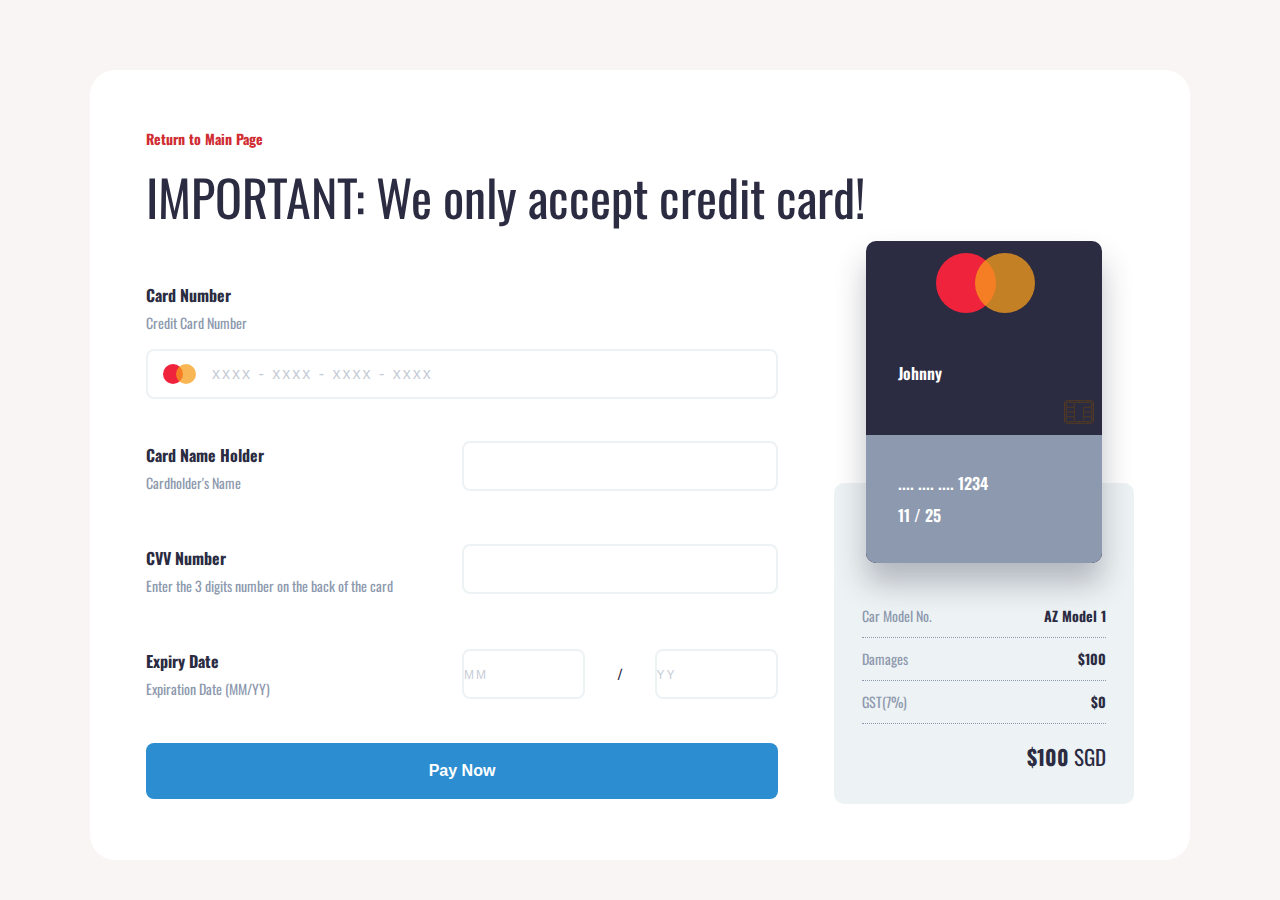
<file: Creditcard - Damages.html>
<html lang = "en">
    <head>
        <meta charset = "UTF-8">
        <meta http-equiv= "X-UA-Compatible" content = "IE=edge">
        <meta name = "viewport" content = "width=device-width, initial-scale = 1.0">
        <title> AZoom Car Rental Credit Card Website</title>

        <!--Link to CSS-->
        <link rel = "stylesheet" href = "style3.css">

    </head>

    <body>
        <div id="page" class="site">
            <div class="container">
                <div class="outer">
                    <div class ="return">
                        <a href="index.html"><strong>Return to Main Page</strong></a>
                    </div>
                    <div class = "header">    
                          <p>IMPORTANT: We only accept credit card!</p>
                    </div>
                <section class = "payment">
                    <div class="left">
                        <form action="" method = "post">
                            <div class="card-number"></div>
                                <p>Card Number</p>
                                <span>Credit Card Number</span>
                                <div class="card-number-box">
                                    <input type = "text" id = "credit-card" autocomplete="off" placeholder = "xxxx - xxxx - xxxx - xxxx">
                                    <span class = "cc-logo"></span>
                                </div>
                            <div class="card-holder">
                                <div class="text">
                                    <p>Card Name Holder</p>
                                    <span>Cardholder's Name</span> 
                                </div>
                                <div class="input">
                                    <input type="text" id = "card-name" autocomplete = "off" required>
                                </div>
                            </div> 
                            <div class="card-cvv">
                                <div class="text">
                                    <p>CVV Number</p>
                                    <span>Enter the 3 digits number on the back of the card</span>
                                </div>
                                <div class="input">
                                 <input type="number" data-maxlength="4" required oninput="this.value=this.value.slice(0,this,dataset,maxlength)">
                                </div>
                            </div>
                            <div class="card-expiration">
                            <div class="text">
                                <p>Expiry Date</p>
                                <span>Expiration Date (MM/YY)</span>
                            </div>                           
                            <div class="input">
                                <input type="number" id="exp-month" placeholder="MM" data-maxlength="2" required oninput="this.value=this.value.slice(0,this,dataset,maxlength)">
                                <strong>
                                    /
                                </strong>
                                <input type="number" id="exp-year" placeholder="YY" data-maxlength="2" required oninput="this.value=this.value.slice(0,this,dataset,maxlength)">
                            </div>
                            </div>
                            <button>Pay Now</button>
                        </form>
                    </div>
                    
                    <div class="right">
                        <div class="card-virtual">
                            <p class="cc-logo"></p>
                            <p class="name-holder"> Johnny</p>
                            <p class="chip">
                                <svg version="1.1" id="Capa_1" xmlns="http://www.w3.org/2000/svg" xmlns:xlink="http://www.w3.org/1999/xlink" x="0px" y="0px"
	 viewBox="0 0 511 511" style="enable-background:new 0 0 511 511;" xml:space="preserve">
<path d="M455.5,56h-400C24.897,56,0,80.897,0,111.5v288C0,430.103,24.897,455,55.5,455h400c30.603,0,55.5-24.897,55.5-55.5v-288
	C511,80.897,486.103,56,455.5,56z M464,248H343v-56.5c0-4.687,3.813-8.5,8.5-8.5H464V248z M343,263h121v65H343V263z M479,223h17v65
	h-17V223z M479,208v-65h17v65H479z M464,168H351.5c-12.958,0-23.5,10.542-23.5,23.5V408H183V103h272.5c4.687,0,8.5,3.813,8.5,8.5
	V168z M168,248H47v-65h121V248z M32,288H15v-65h17V288z M47,263h121v65H47V263z M263,88V71h137v17H263z M248,88H111V71h137V88z
	 M168,103v65H47v-56.5c0-4.687,3.813-8.5,8.5-8.5H168z M32,208H15v-65h17V208z M15,303h17v65H15V303z M47,343h121v65H55.5
	c-4.687,0-8.5-3.813-8.5-8.5V343z M248,423v17H111v-17H248z M263,423h137v17H263V423z M343,408v-65h121v56.5
	c0,4.687-3.813,8.5-8.5,8.5H343z M479,303h17v65h-17V303z M496,111.5V128h-17v-16.5c0-12.958-10.542-23.5-23.5-23.5H415V71h40.5
	C477.832,71,496,89.168,496,111.5z M55.5,71H96v17H55.5C42.542,88,32,98.542,32,111.5V128H15v-16.5C15,89.168,33.168,71,55.5,71z
	 M15,399.5V383h17v16.5c0,12.958,10.542,23.5,23.5,23.5H96v17H55.5C33.168,440,15,421.832,15,399.5z M455.5,440H415v-17h40.5
	c12.958,0,23.5-10.542,23.5-23.5V383h17v16.5C496,421.832,477.832,440,455.5,440z"/>
                            </p>
                            <p class="highlight">
                                <span class = "last-digit" id="card-number">.... .... .... 1234 </span>
                                <span class = "expiry">
                                    <span class = "exp-month">11</span> / 
                                    <span class = "exp-year">25</span>
                                </span>
                            </p>
                        </div>
                        <div class="receipt">
                            <ul>
                                <li>
                                    <span>Car Model No.</span>
                                    <span>AZ Model 1</span>
                                </li>
                                <li>
                                    <span>Damages</span>
                                    <span>$100</span>
                                </li>
                                <li>
                                    <span> GST(7%)</span>
                                    <span>$0</span>
                                </li>
                            </ul>
                            <div class="total">
                                <p class = "price"><strong>$100</strong> SGD</p>
                            </div>
                        </div>
                    </div>
                </section>
            </div>
        </div>
        <script src = "main.js"></script>
    </body>
</html>
</file>
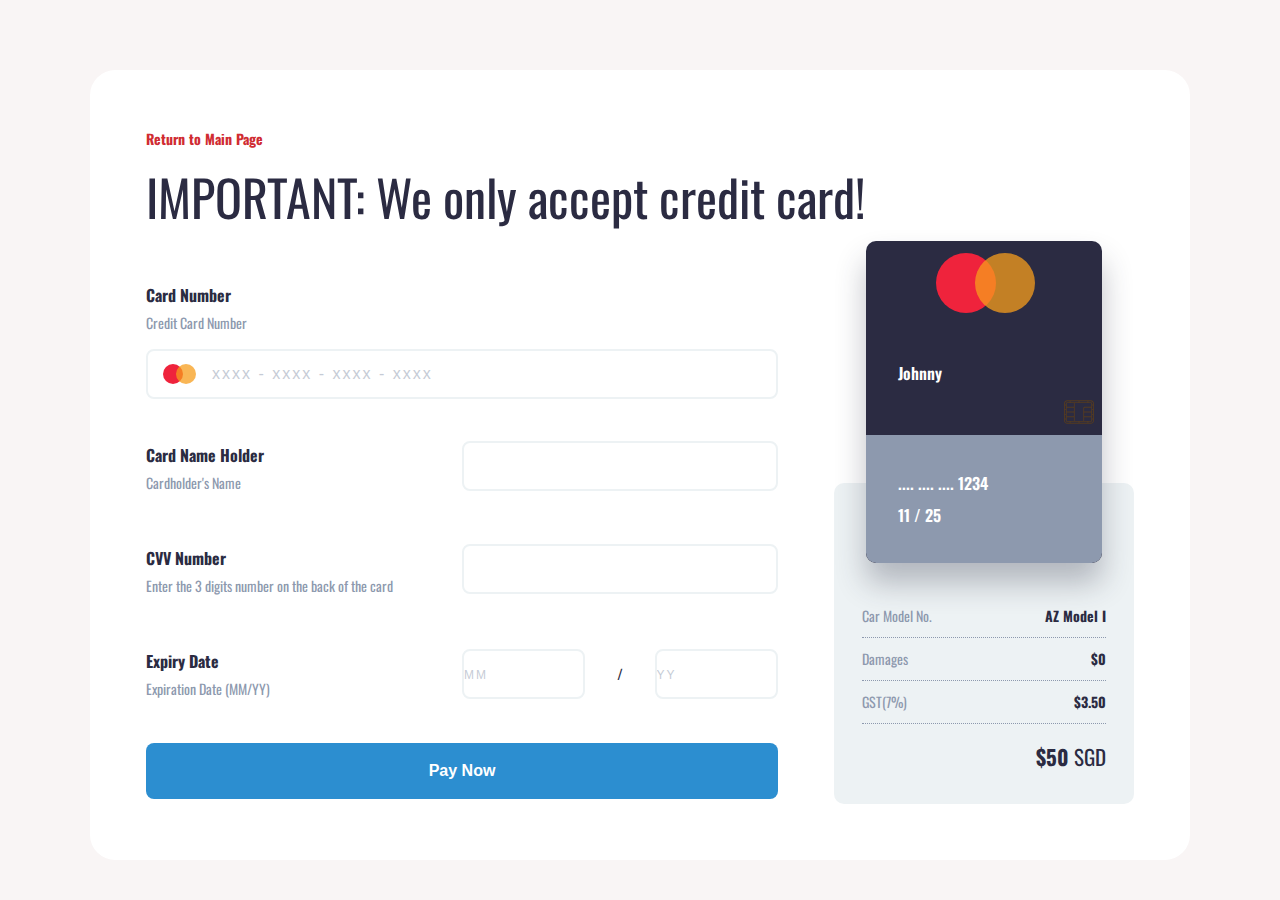
<file: Creditcard - Model1.html>
<html lang = "en">
    <head>
        <meta charset = "UTF-8">
        <meta http-equiv= "X-UA-Compatible" content = "IE=edge">
        <meta name = "viewport" content = "width=device-width, initial-scale = 1.0">
        <title> AZoom Car Rental Credit Card Website</title>

        <!--Link to CSS-->
        <link rel = "stylesheet" href = "style3.css">

    </head>

    <body>
        <div id="page" class="site">
            <div class="container">
                <div class="outer">
                    <div class ="return">
                        <a href="index.html"><strong>Return to Main Page</strong></a>
                    </div>
                    <div class = "header">    
                          <p>IMPORTANT: We only accept credit card!</p>
                    </div>
                <section class = "payment">
                    <div class="left">
                        <form action="" method = "post">
                            <div class="card-number"></div>
                                <p>Card Number</p>
                                <span>Credit Card Number</span>
                                <div class="card-number-box">
                                    <input type = "text" id = "credit-card" autocomplete="off" placeholder = "xxxx - xxxx - xxxx - xxxx">
                                    <span class = "cc-logo"></span>
                                </div>
                            <div class="card-holder">
                                <div class="text">
                                    <p>Card Name Holder</p>
                                    <span>Cardholder's Name</span> 
                                </div>
                                <div class="input">
                                    <input type="text" id = "card-name" autocomplete = "off" required>
                                </div>
                            </div> 
                            <div class="card-cvv">
                                <div class="text">
                                    <p>CVV Number</p>
                                    <span>Enter the 3 digits number on the back of the card</span>
                                </div>
                                <div class="input">
                                 <input type="number" data-maxlength="4" required oninput="this.value=this.value.slice(0,this,dataset,maxlength)">
                                </div>
                            </div>
                            <div class="card-expiration">
                            <div class="text">
                                <p>Expiry Date</p>
                                <span>Expiration Date (MM/YY)</span>
                            </div>                           
                            <div class="input">
                                <input type="number" id="exp-month" placeholder="MM" data-maxlength="2" required oninput="this.value=this.value.slice(0,this,dataset,maxlength)">
                                <strong>
                                    /
                                </strong>
                                <input type="number" id="exp-year" placeholder="YY" data-maxlength="2" required oninput="this.value=this.value.slice(0,this,dataset,maxlength)">
                            </div>
                            </div>
                            <button>Pay Now</button>
                        </form>
                    </div>
                    
                    <div class="right">
                        <div class="card-virtual">
                            <p class="cc-logo"></p>
                            <p class="name-holder"> Johnny</p>
                            <p class="chip">
                                <svg version="1.1" id="Capa_1" xmlns="http://www.w3.org/2000/svg" xmlns:xlink="http://www.w3.org/1999/xlink" x="0px" y="0px"
                                viewBox="0 0 511 511" style="enable-background:new 0 0 511 511;" xml:space="preserve">
                                <path d="M455.5,56h-400C24.897,56,0,80.897,0,111.5v288C0,430.103,24.897,455,55.5,455h400c30.603,0,55.5-24.897,55.5-55.5v-288
                               C511,80.897,486.103,56,455.5,56z M464,248H343v-56.5c0-4.687,3.813-8.5,8.5-8.5H464V248z M343,263h121v65H343V263z M479,223h17v65
                               h-17V223z M479,208v-65h17v65H479z M464,168H351.5c-12.958,0-23.5,10.542-23.5,23.5V408H183V103h272.5c4.687,0,8.5,3.813,8.5,8.5
                               V168z M168,248H47v-65h121V248z M32,288H15v-65h17V288z M47,263h121v65H47V263z M263,88V71h137v17H263z M248,88H111V71h137V88z
                                M168,103v65H47v-56.5c0-4.687,3.813-8.5,8.5-8.5H168z M32,208H15v-65h17V208z M15,303h17v65H15V303z M47,343h121v65H55.5
                               c-4.687,0-8.5-3.813-8.5-8.5V343z M248,423v17H111v-17H248z M263,423h137v17H263V423z M343,408v-65h121v56.5
                               c0,4.687-3.813,8.5-8.5,8.5H343z M479,303h17v65h-17V303z M496,111.5V128h-17v-16.5c0-12.958-10.542-23.5-23.5-23.5H415V71h40.5
                               C477.832,71,496,89.168,496,111.5z M55.5,71H96v17H55.5C42.542,88,32,98.542,32,111.5V128H15v-16.5C15,89.168,33.168,71,55.5,71z
                                M15,399.5V383h17v16.5c0,12.958,10.542,23.5,23.5,23.5H96v17H55.5C33.168,440,15,421.832,15,399.5z M455.5,440H415v-17h40.5
                               c12.958,0,23.5-10.542,23.5-23.5V383h17v16.5C496,421.832,477.832,440,455.5,440z"/>
                            </p>
                            <p class="highlight">
                                <span class = "last-digit" id="card-number">.... .... .... 1234 </span>
                                <span class = "expiry">
                                    <span class = "exp-month">11</span> / 
                                    <span class = "exp-year">25</span>
                                </span>
                            </p>
                        </div>
                        <div class="receipt">
                            <ul>
                                <li>
                                    <span>Car Model No.</span>
                                    <span>AZ Model I</span>
                                </li>
                                <li>
                                    <span>Damages</span>
                                    <span>$0</span>
                                </li>
                                <li>
                                    <span> GST(7%)</span>
                                    <span>$3.50</span>
                                </li>
                            </ul>
                            <div class="total">
                                <p class = "price"><strong>$50</strong> SGD</p>
                            </div>
                        </div>
                    </div>
                </section>
            </div>
        </div>
        </div>
        <script src = "main.js"></script>
    </body>
</html>
</file>
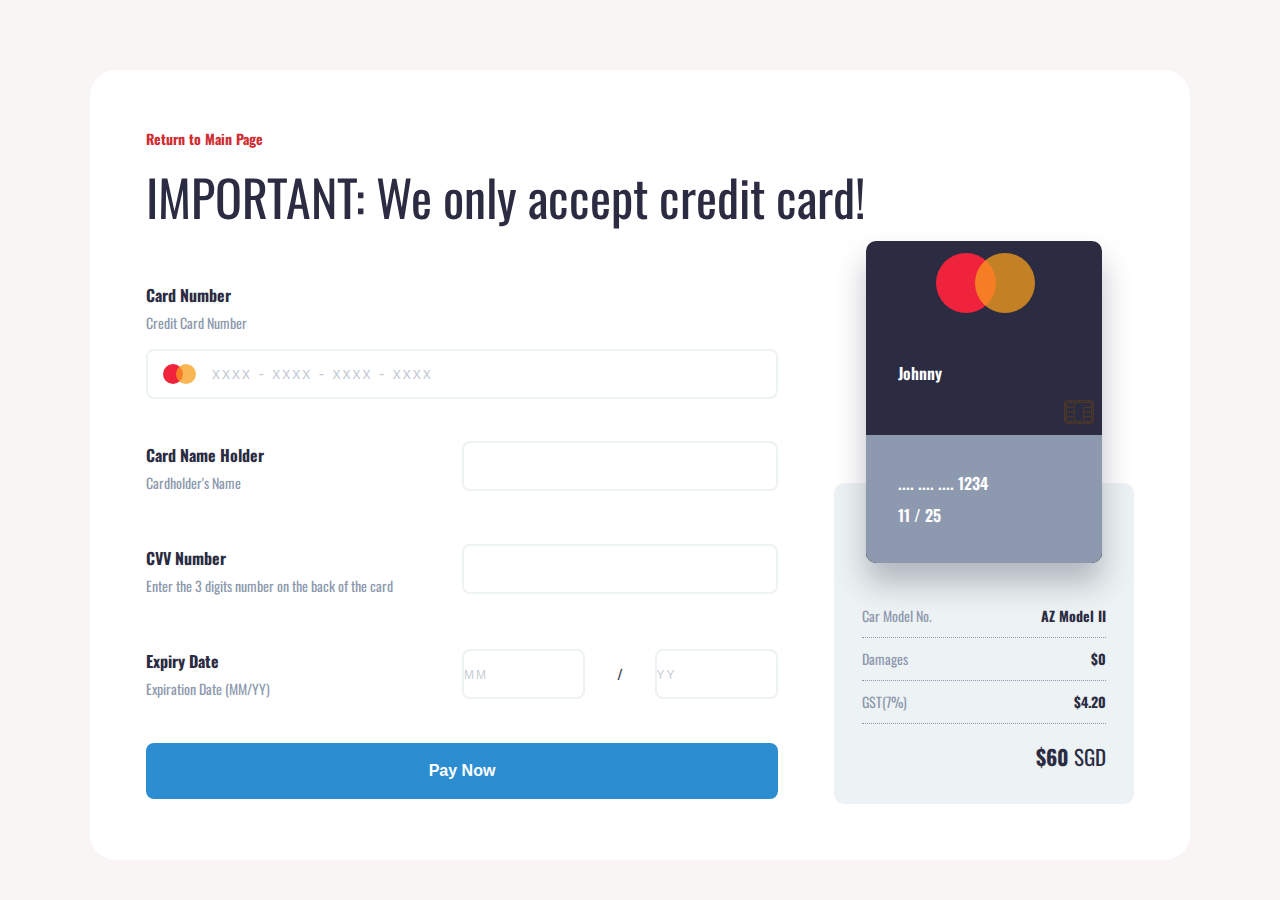
<file: Creditcard - Model2.html>
<html lang = "en">
    <head>
        <meta charset = "UTF-8">
        <meta http-equiv= "X-UA-Compatible" content = "IE=edge">
        <meta name = "viewport" content = "width=device-width, initial-scale = 1.0">
        <title> AZoom Car Rental Credit Card Website</title>

        <!--Link to CSS-->
        <link rel = "stylesheet" href = "style3.css">

    </head>

    <body>
        <div id="page" class="site">
            <div class="container">
                <div class="outer">
                    <div class ="return">
                        <a href="index.html"><strong>Return to Main Page</strong></a>
                    </div>
                    <div class = "header">    
                          <p>IMPORTANT: We only accept credit card!</p>
                    </div>
                <section class = "payment">
                    <div class="left">
                        <form action="" method = "post">
                            <div class="card-number"></div>
                                <p>Card Number</p>
                                <span>Credit Card Number</span>
                                <div class="card-number-box">
                                    <input type = "text" id = "credit-card" autocomplete="off" placeholder = "xxxx - xxxx - xxxx - xxxx">
                                    <span class = "cc-logo"></span>
                                </div>
                            <div class="card-holder">
                                <div class="text">
                                    <p>Card Name Holder</p>
                                    <span>Cardholder's Name</span> 
                                </div>
                                <div class="input">
                                    <input type="text" id = "card-name" autocomplete = "off" required>
                                </div>
                            </div> 
                            <div class="card-cvv">
                                <div class="text">
                                    <p>CVV Number</p>
                                    <span>Enter the 3 digits number on the back of the card</span>
                                </div>
                                <div class="input">
                                 <input type="number" data-maxlength="4" required oninput="this.value=this.value.slice(0,this,dataset,maxlength)">
                                </div>
                            </div>
                            <div class="card-expiration">
                            <div class="text">
                                <p>Expiry Date</p>
                                <span>Expiration Date (MM/YY)</span>
                            </div>                           
                            <div class="input">
                                <input type="number" id="exp-month" placeholder="MM" data-maxlength="2" required oninput="this.value=this.value.slice(0,this,dataset,maxlength)">
                                <strong>
                                    /
                                </strong>
                                <input type="number" id="exp-year" placeholder="YY" data-maxlength="2" required oninput="this.value=this.value.slice(0,this,dataset,maxlength)">
                            </div>
                            </div>
                            <button>Pay Now</button>
                        </form>
                    </div>
                    
                    <div class="right">
                        <div class="card-virtual">
                            <p class="cc-logo"></p>
                            <p class="name-holder"> Johnny</p>
                            <p class="chip">
                                <svg version="1.1" id="Capa_1" xmlns="http://www.w3.org/2000/svg" xmlns:xlink="http://www.w3.org/1999/xlink" x="0px" y="0px"
                                viewBox="0 0 511 511" style="enable-background:new 0 0 511 511;" xml:space="preserve">
                                <path d="M455.5,56h-400C24.897,56,0,80.897,0,111.5v288C0,430.103,24.897,455,55.5,455h400c30.603,0,55.5-24.897,55.5-55.5v-288
                               C511,80.897,486.103,56,455.5,56z M464,248H343v-56.5c0-4.687,3.813-8.5,8.5-8.5H464V248z M343,263h121v65H343V263z M479,223h17v65
                               h-17V223z M479,208v-65h17v65H479z M464,168H351.5c-12.958,0-23.5,10.542-23.5,23.5V408H183V103h272.5c4.687,0,8.5,3.813,8.5,8.5
                               V168z M168,248H47v-65h121V248z M32,288H15v-65h17V288z M47,263h121v65H47V263z M263,88V71h137v17H263z M248,88H111V71h137V88z
                                M168,103v65H47v-56.5c0-4.687,3.813-8.5,8.5-8.5H168z M32,208H15v-65h17V208z M15,303h17v65H15V303z M47,343h121v65H55.5
                               c-4.687,0-8.5-3.813-8.5-8.5V343z M248,423v17H111v-17H248z M263,423h137v17H263V423z M343,408v-65h121v56.5
                               c0,4.687-3.813,8.5-8.5,8.5H343z M479,303h17v65h-17V303z M496,111.5V128h-17v-16.5c0-12.958-10.542-23.5-23.5-23.5H415V71h40.5
                               C477.832,71,496,89.168,496,111.5z M55.5,71H96v17H55.5C42.542,88,32,98.542,32,111.5V128H15v-16.5C15,89.168,33.168,71,55.5,71z
                                M15,399.5V383h17v16.5c0,12.958,10.542,23.5,23.5,23.5H96v17H55.5C33.168,440,15,421.832,15,399.5z M455.5,440H415v-17h40.5
                               c12.958,0,23.5-10.542,23.5-23.5V383h17v16.5C496,421.832,477.832,440,455.5,440z"/>
                            </p>
                            
                            <p class="highlight">
                                <span class = "last-digit" id="card-number">.... .... .... 1234 </span>
                                <span class = "expiry">
                                    <span class = "exp-month">11</span> / 
                                    <span class = "exp-year">25</span>
                                </span>
                            </p>
                        </div>
                        <div class="receipt">
                            <ul>
                                <li>
                                    <span>Car Model No.</span>
                                    <span>AZ Model II</span>
                                </li>
                                <li>
                                    <span>Damages</span>
                                    <span>$0</span>
                                </li>
                                <li>
                                    <span> GST(7%)</span>
                                    <span>$4.20</span>
                                </li>
                            </ul>
                            <div class="total">
                                <p class = "price"><strong>$60</strong> SGD</p>
                            </div>
                        </div>
                    </div>
                </section>
            </div>
        </div>
        </div>
        <script src = "main.js"></script>
    </body>
</html>
</file>
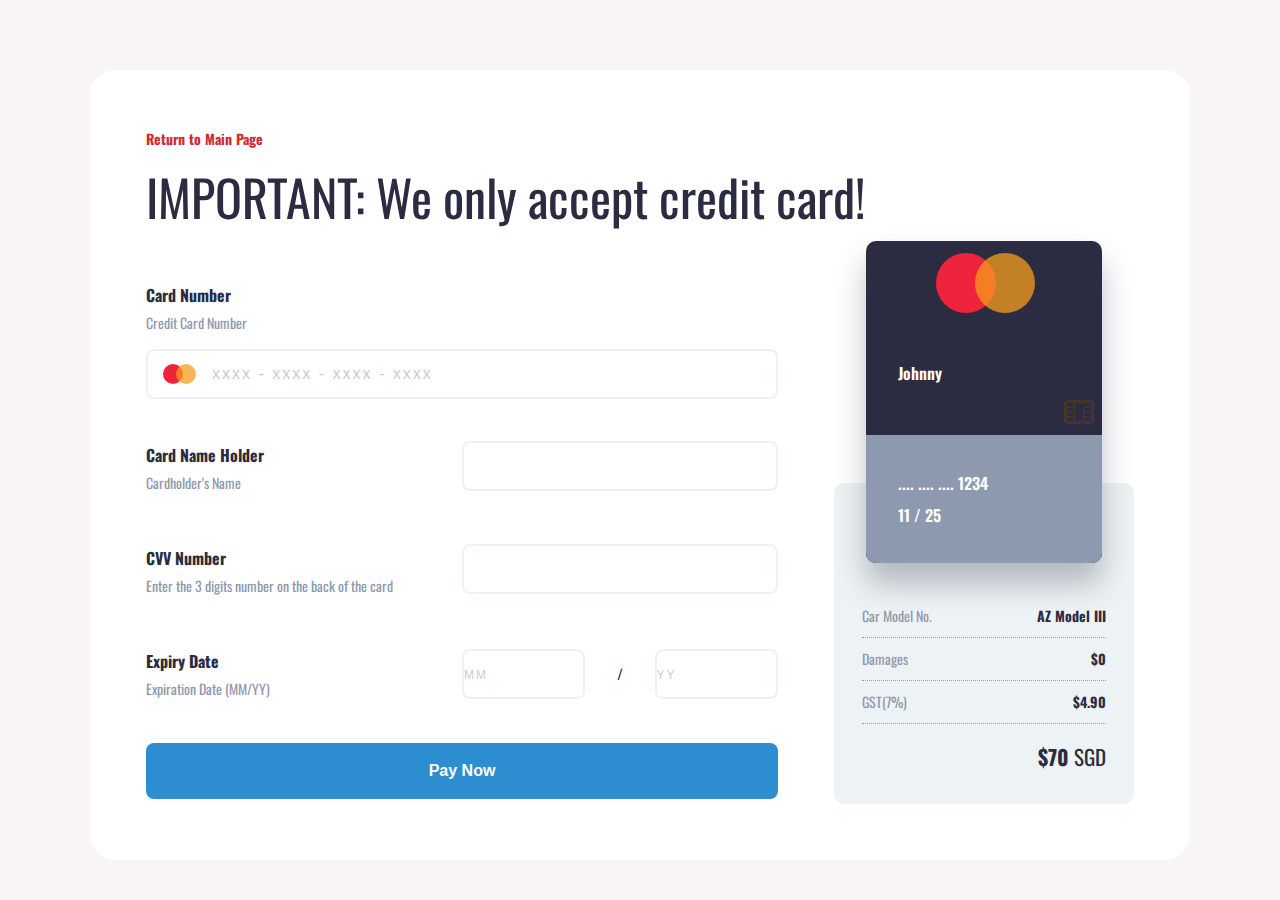
<file: Creditcard - Model3.html>
<html lang = "en">
    <head>
        <meta charset = "UTF-8">
        <meta http-equiv= "X-UA-Compatible" content = "IE=edge">
        <meta name = "viewport" content = "width=device-width, initial-scale = 1.0">
        <title> AZoom Car Rental Credit Card Website</title>

        <!--Link to CSS-->
        <link rel = "stylesheet" href = "style3.css">

    </head>

    <body>
        <div id="page" class="site">
            <div class="container">
                <div class="outer">
                    <div class ="return">
                        <a href="index.html"><strong>Return to Main Page</strong></a>
                    </div>
                    <div class = "header">    
                          <p>IMPORTANT: We only accept credit card!</p>
                    </div>
                <section class = "payment">
                    <div class="left">
                        <form action="" method = "post">
                            <div class="card-number"></div>
                                <p>Card Number</p>
                                <span>Credit Card Number</span>
                                <div class="card-number-box">
                                    <input type = "text" id = "credit-card" autocomplete="off" placeholder = "xxxx - xxxx - xxxx - xxxx">
                                    <span class = "cc-logo"></span>
                                </div>
                            <div class="card-holder">
                                <div class="text">
                                    <p>Card Name Holder</p>
                                    <span>Cardholder's Name</span> 
                                </div>
                                <div class="input">
                                    <input type="text" id = "card-name" autocomplete = "off" required>
                                </div>
                            </div> 
                            <div class="card-cvv">
                                <div class="text">
                                    <p>CVV Number</p>
                                    <span>Enter the 3 digits number on the back of the card</span>
                                </div>
                                <div class="input">
                                 <input type="number" data-maxlength="4" required oninput="this.value=this.value.slice(0,this,dataset,maxlength)">
                                </div>
                            </div>
                            <div class="card-expiration">
                            <div class="text">
                                <p>Expiry Date</p>
                                <span>Expiration Date (MM/YY)</span>
                            </div>                           
                            <div class="input">
                                <input type="number" id="exp-month" placeholder="MM" data-maxlength="2" required oninput="this.value=this.value.slice(0,this,dataset,maxlength)">
                                <strong>
                                    /
                                </strong>
                                <input type="number" id="exp-year" placeholder="YY" data-maxlength="2" required oninput="this.value=this.value.slice(0,this,dataset,maxlength)">
                            </div>
                            </div>
                            <button>Pay Now</button>
                        </form>
                    </div>
                    
                    <div class="right">
                        <div class="card-virtual">
                            <p class="cc-logo"></p>
                            <p class="name-holder"> Johnny</p>
                            <p class="chip">
                                <svg version="1.1" id="Capa_1" xmlns="http://www.w3.org/2000/svg" xmlns:xlink="http://www.w3.org/1999/xlink" x="0px" y="0px"
                                viewBox="0 0 511 511" style="enable-background:new 0 0 511 511;" xml:space="preserve">
                                <path d="M455.5,56h-400C24.897,56,0,80.897,0,111.5v288C0,430.103,24.897,455,55.5,455h400c30.603,0,55.5-24.897,55.5-55.5v-288
                               C511,80.897,486.103,56,455.5,56z M464,248H343v-56.5c0-4.687,3.813-8.5,8.5-8.5H464V248z M343,263h121v65H343V263z M479,223h17v65
                               h-17V223z M479,208v-65h17v65H479z M464,168H351.5c-12.958,0-23.5,10.542-23.5,23.5V408H183V103h272.5c4.687,0,8.5,3.813,8.5,8.5
                               V168z M168,248H47v-65h121V248z M32,288H15v-65h17V288z M47,263h121v65H47V263z M263,88V71h137v17H263z M248,88H111V71h137V88z
                                M168,103v65H47v-56.5c0-4.687,3.813-8.5,8.5-8.5H168z M32,208H15v-65h17V208z M15,303h17v65H15V303z M47,343h121v65H55.5
                               c-4.687,0-8.5-3.813-8.5-8.5V343z M248,423v17H111v-17H248z M263,423h137v17H263V423z M343,408v-65h121v56.5
                               c0,4.687-3.813,8.5-8.5,8.5H343z M479,303h17v65h-17V303z M496,111.5V128h-17v-16.5c0-12.958-10.542-23.5-23.5-23.5H415V71h40.5
                               C477.832,71,496,89.168,496,111.5z M55.5,71H96v17H55.5C42.542,88,32,98.542,32,111.5V128H15v-16.5C15,89.168,33.168,71,55.5,71z
                                M15,399.5V383h17v16.5c0,12.958,10.542,23.5,23.5,23.5H96v17H55.5C33.168,440,15,421.832,15,399.5z M455.5,440H415v-17h40.5
                               c12.958,0,23.5-10.542,23.5-23.5V383h17v16.5C496,421.832,477.832,440,455.5,440z"/>
                            </p>
                            <p class="highlight">
                                <span class = "last-digit" id="card-number">.... .... .... 1234 </span>
                                <span class = "expiry">
                                    <span class = "exp-month">11</span> / 
                                    <span class = "exp-year">25</span>
                                </span>
                            </p>
                        </div>
                        <div class="receipt">
                            <ul>
                                <li>
                                    <span>Car Model No.</span>
                                    <span>AZ Model III</span>
                                </li>
                                <li>
                                    <span>Damages</span>
                                    <span>$0</span>
                                </li>
                                <li>
                                    <span> GST(7%)</span>
                                    <span>$4.90</span>
                                </li>
                            </ul>
                            <div class="total">
                                <p class = "price"><strong>$70</strong> SGD</p>
                            </div>
                        </div>
                    </div>
                </section>
            </div>
        </div>
        </div>
        <script src = "main.js"></script>
    </body>
</html>
</file>
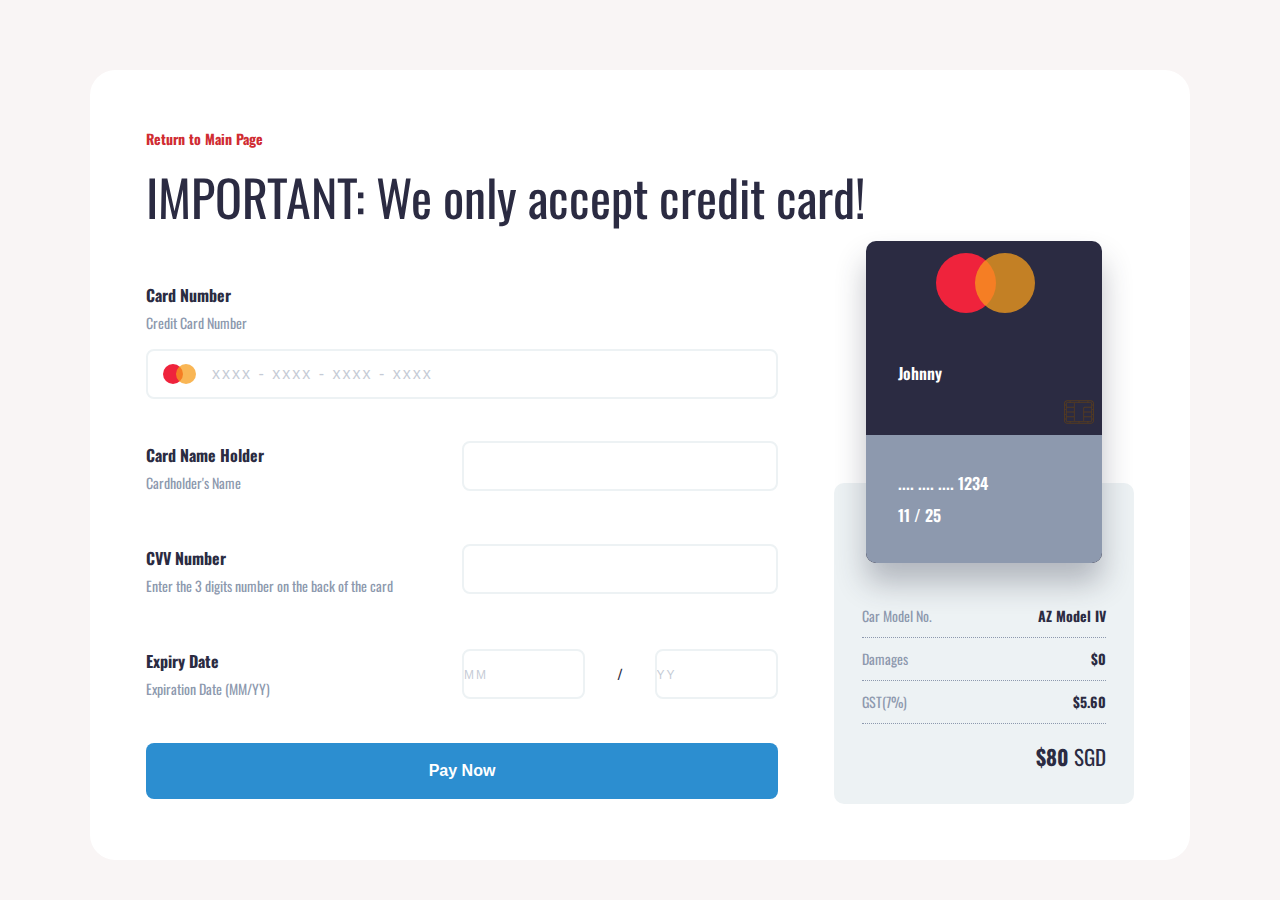
<file: Creditcard - Model4.html>
<html lang = "en">
    <head>
        <meta charset = "UTF-8">
        <meta http-equiv= "X-UA-Compatible" content = "IE=edge">
        <meta name = "viewport" content = "width=device-width, initial-scale = 1.0">
        <title> AZoom Car Rental Credit Card Website</title>

        <!--Link to CSS-->
        <link rel = "stylesheet" href = "style3.css">

    </head>

    <body>
        <div id="page" class="site">
            <div class="container">
                <div class="outer">
                    <div class ="return">
                        <a href="index.html"><strong>Return to Main Page</strong></a>
                    </div>
                    <div class = "header">    
                          <p>IMPORTANT: We only accept credit card!</p>
                    </div>
                <section class = "payment">
                    <div class="left">
                        <form action="" method = "post">
                            <div class="card-number"></div>
                                <p>Card Number</p>
                                <span>Credit Card Number</span>
                                <div class="card-number-box">
                                    <input type = "text" id = "credit-card" autocomplete="off" placeholder = "xxxx - xxxx - xxxx - xxxx">
                                    <span class = "cc-logo"></span>
                                </div>
                            <div class="card-holder">
                                <div class="text">
                                    <p>Card Name Holder</p>
                                    <span>Cardholder's Name</span> 
                                </div>
                                <div class="input">
                                    <input type="text" id = "card-name" autocomplete = "off" required>
                                </div>
                            </div> 
                            <div class="card-cvv">
                                <div class="text">
                                    <p>CVV Number</p>
                                    <span>Enter the 3 digits number on the back of the card</span>
                                </div>
                                <div class="input">
                                 <input type="number" data-maxlength="4" required oninput="this.value=this.value.slice(0,this,dataset,maxlength)">
                                </div>
                            </div>
                            <div class="card-expiration">
                            <div class="text">
                                <p>Expiry Date</p>
                                <span>Expiration Date (MM/YY)</span>
                            </div>                           
                            <div class="input">
                                <input type="number" id="exp-month" placeholder="MM" data-maxlength="2" required oninput="this.value=this.value.slice(0,this,dataset,maxlength)">
                                <strong>
                                    /
                                </strong>
                                <input type="number" id="exp-year" placeholder="YY" data-maxlength="2" required oninput="this.value=this.value.slice(0,this,dataset,maxlength)">
                            </div>
                            </div>
                            <button>Pay Now</button>
                        </form>
                    </div>
                    
                    <div class="right">
                        <div class="card-virtual">
                            <p class="cc-logo"></p>
                            <p class="name-holder"> Johnny</p>
                            <p class="chip">
                                <svg version="1.1" id="Capa_1" xmlns="http://www.w3.org/2000/svg" xmlns:xlink="http://www.w3.org/1999/xlink" x="0px" y="0px"
                                viewBox="0 0 511 511" style="enable-background:new 0 0 511 511;" xml:space="preserve">
                                <path d="M455.5,56h-400C24.897,56,0,80.897,0,111.5v288C0,430.103,24.897,455,55.5,455h400c30.603,0,55.5-24.897,55.5-55.5v-288
                               C511,80.897,486.103,56,455.5,56z M464,248H343v-56.5c0-4.687,3.813-8.5,8.5-8.5H464V248z M343,263h121v65H343V263z M479,223h17v65
                               h-17V223z M479,208v-65h17v65H479z M464,168H351.5c-12.958,0-23.5,10.542-23.5,23.5V408H183V103h272.5c4.687,0,8.5,3.813,8.5,8.5
                               V168z M168,248H47v-65h121V248z M32,288H15v-65h17V288z M47,263h121v65H47V263z M263,88V71h137v17H263z M248,88H111V71h137V88z
                                M168,103v65H47v-56.5c0-4.687,3.813-8.5,8.5-8.5H168z M32,208H15v-65h17V208z M15,303h17v65H15V303z M47,343h121v65H55.5
                               c-4.687,0-8.5-3.813-8.5-8.5V343z M248,423v17H111v-17H248z M263,423h137v17H263V423z M343,408v-65h121v56.5
                               c0,4.687-3.813,8.5-8.5,8.5H343z M479,303h17v65h-17V303z M496,111.5V128h-17v-16.5c0-12.958-10.542-23.5-23.5-23.5H415V71h40.5
                               C477.832,71,496,89.168,496,111.5z M55.5,71H96v17H55.5C42.542,88,32,98.542,32,111.5V128H15v-16.5C15,89.168,33.168,71,55.5,71z
                                M15,399.5V383h17v16.5c0,12.958,10.542,23.5,23.5,23.5H96v17H55.5C33.168,440,15,421.832,15,399.5z M455.5,440H415v-17h40.5
                               c12.958,0,23.5-10.542,23.5-23.5V383h17v16.5C496,421.832,477.832,440,455.5,440z"/>
                            </p>
                            <p class="highlight">
                                <span class = "last-digit" id="card-number">.... .... .... 1234 </span>
                                <span class = "expiry">
                                    <span class = "exp-month">11</span> / 
                                    <span class = "exp-year">25</span>
                                </span>
                            </p>
                        </div>
                        <div class="receipt">
                            <ul>
                                <li>
                                    <span>Car Model No.</span>
                                    <span>AZ Model IV</span>
                                </li>
                                <li>
                                    <span>Damages</span>
                                    <span>$0</span>
                                </li>
                                <li>
                                    <span> GST(7%)</span>
                                    <span>$5.60</span>
                                </li>
                            </ul>
                            <div class="total">
                                <p class = "price"><strong>$80</strong> SGD</p>
                            </div>
                        </div>
                    </div>
                </section>
            </div>
        </div>
        </div>
        <script src = "main.js"></script>
    </body>
</html>
</file>
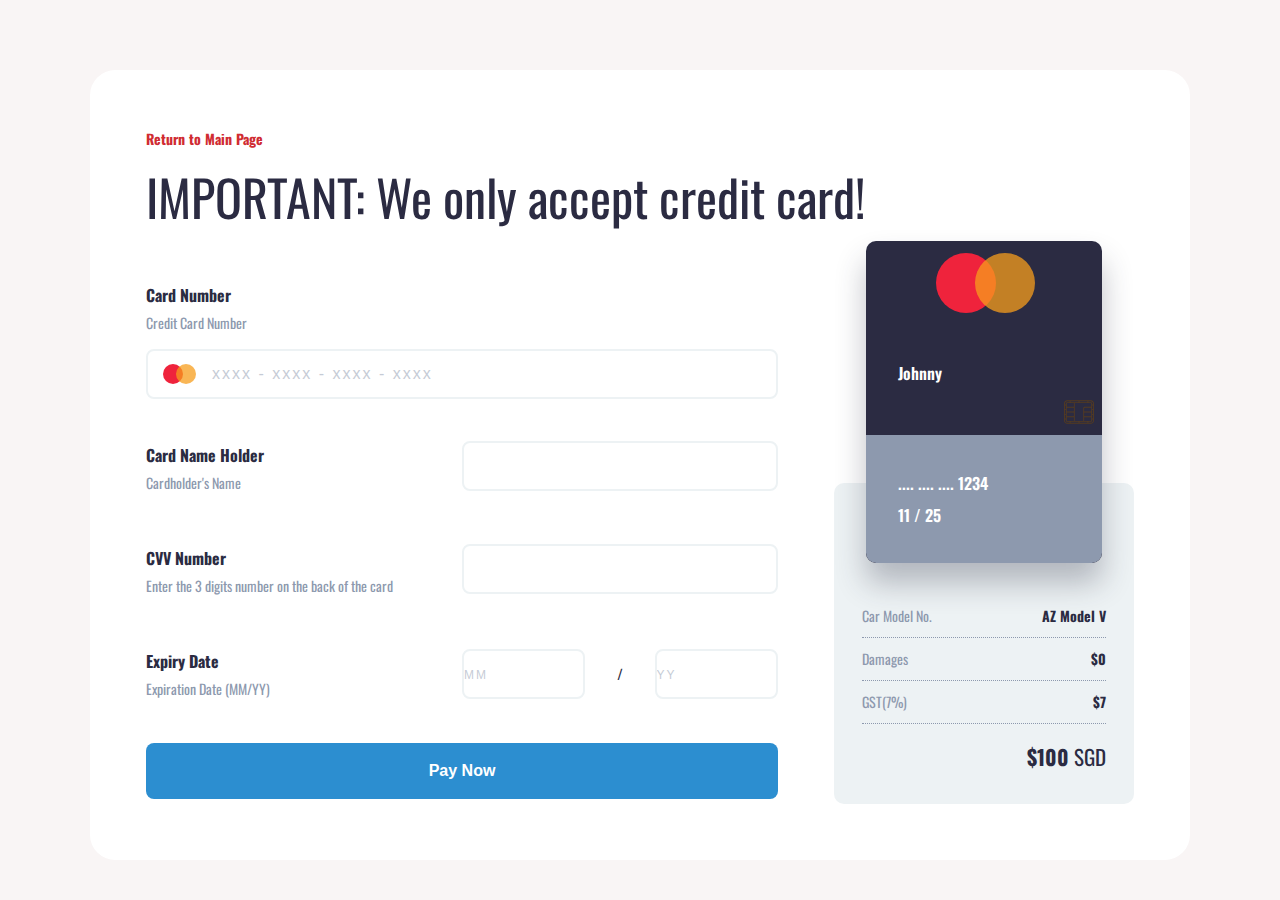
<file: Creditcard - Model5.html>
<html lang = "en">
    <head>
        <meta charset = "UTF-8">
        <meta http-equiv= "X-UA-Compatible" content = "IE=edge">
        <meta name = "viewport" content = "width=device-width, initial-scale = 1.0">
        <title> AZoom Car Rental Credit Card Website</title>

        <!--Link to CSS-->
        <link rel = "stylesheet" href = "style3.css">

    </head>

    <body>
        <div id="page" class="site">
            <div class="container">
                <div class="outer">
                    <div class ="return">
                        <a href="index.html"><strong>Return to Main Page</strong></a>
                    </div>
                    <div class = "header">    
                          <p>IMPORTANT: We only accept credit card!</p>
                    </div>
                <section class = "payment">
                    <div class="left">
                        <form action="" method = "post">
                            <div class="card-number"></div>
                                <p>Card Number</p>
                                <span>Credit Card Number</span>
                                <div class="card-number-box">
                                    <input type = "text" id = "credit-card" autocomplete="off" placeholder = "xxxx - xxxx - xxxx - xxxx">
                                    <span class = "cc-logo"></span>
                                </div>
                            <div class="card-holder">
                                <div class="text">
                                    <p>Card Name Holder</p>
                                    <span>Cardholder's Name</span> 
                                </div>
                                <div class="input">
                                    <input type="text" id = "card-name" autocomplete = "off" required>
                                </div>
                            </div> 
                            <div class="card-cvv">
                                <div class="text">
                                    <p>CVV Number</p>
                                    <span>Enter the 3 digits number on the back of the card</span>
                                </div>
                                <div class="input">
                                 <input type="number" data-maxlength="4" required oninput="this.value=this.value.slice(0,this,dataset,maxlength)">
                                </div>
                            </div>
                            <div class="card-expiration">
                            <div class="text">
                                <p>Expiry Date</p>
                                <span>Expiration Date (MM/YY)</span>
                            </div>                           
                            <div class="input">
                                <input type="number" id="exp-month" placeholder="MM" data-maxlength="2" required oninput="this.value=this.value.slice(0,this,dataset,maxlength)">
                                <strong>
                                    /
                                </strong>
                                <input type="number" id="exp-year" placeholder="YY" data-maxlength="2" required oninput="this.value=this.value.slice(0,this,dataset,maxlength)">
                            </div>
                            </div>
                            <button>Pay Now</button>
                        </form>
                    </div>
                    
                    <div class="right">
                        <div class="card-virtual">
                            <p class="cc-logo"></p>
                            <p class="name-holder"> Johnny</p>
                            <p class="chip">
                                <svg version="1.1" id="Capa_1" xmlns="http://www.w3.org/2000/svg" xmlns:xlink="http://www.w3.org/1999/xlink" x="0px" y="0px"
                                viewBox="0 0 511 511" style="enable-background:new 0 0 511 511;" xml:space="preserve">
                                <path d="M455.5,56h-400C24.897,56,0,80.897,0,111.5v288C0,430.103,24.897,455,55.5,455h400c30.603,0,55.5-24.897,55.5-55.5v-288
                               C511,80.897,486.103,56,455.5,56z M464,248H343v-56.5c0-4.687,3.813-8.5,8.5-8.5H464V248z M343,263h121v65H343V263z M479,223h17v65
                               h-17V223z M479,208v-65h17v65H479z M464,168H351.5c-12.958,0-23.5,10.542-23.5,23.5V408H183V103h272.5c4.687,0,8.5,3.813,8.5,8.5
                               V168z M168,248H47v-65h121V248z M32,288H15v-65h17V288z M47,263h121v65H47V263z M263,88V71h137v17H263z M248,88H111V71h137V88z
                                M168,103v65H47v-56.5c0-4.687,3.813-8.5,8.5-8.5H168z M32,208H15v-65h17V208z M15,303h17v65H15V303z M47,343h121v65H55.5
                               c-4.687,0-8.5-3.813-8.5-8.5V343z M248,423v17H111v-17H248z M263,423h137v17H263V423z M343,408v-65h121v56.5
                               c0,4.687-3.813,8.5-8.5,8.5H343z M479,303h17v65h-17V303z M496,111.5V128h-17v-16.5c0-12.958-10.542-23.5-23.5-23.5H415V71h40.5
                               C477.832,71,496,89.168,496,111.5z M55.5,71H96v17H55.5C42.542,88,32,98.542,32,111.5V128H15v-16.5C15,89.168,33.168,71,55.5,71z
                                M15,399.5V383h17v16.5c0,12.958,10.542,23.5,23.5,23.5H96v17H55.5C33.168,440,15,421.832,15,399.5z M455.5,440H415v-17h40.5
                               c12.958,0,23.5-10.542,23.5-23.5V383h17v16.5C496,421.832,477.832,440,455.5,440z"/>
                            </p>
                            <p class="highlight">
                                <span class = "last-digit" id="card-number">.... .... .... 1234 </span>
                                <span class = "expiry">
                                    <span class = "exp-month">11</span> / 
                                    <span class = "exp-year">25</span>
                                </span>
                            </p>
                        </div>
                        <div class="receipt">
                            <ul>
                                <li>
                                    <span>Car Model No.</span>
                                    <span>AZ Model V</span>
                                </li>
                                <li>
                                    <span>Damages</span>
                                    <span>$0</span>
                                </li>
                                <li>
                                    <span> GST(7%)</span>
                                    <span>$7</span>
                                </li>
                            </ul>
                            <div class="total">
                                <p class = "price"><strong>$100</strong> SGD</p>
                            </div>
                        </div>
                    </div>
                </section>
            </div>
        </div>
        </div>
        <script src = "main.js"></script>
    </body>
</html>
</file>
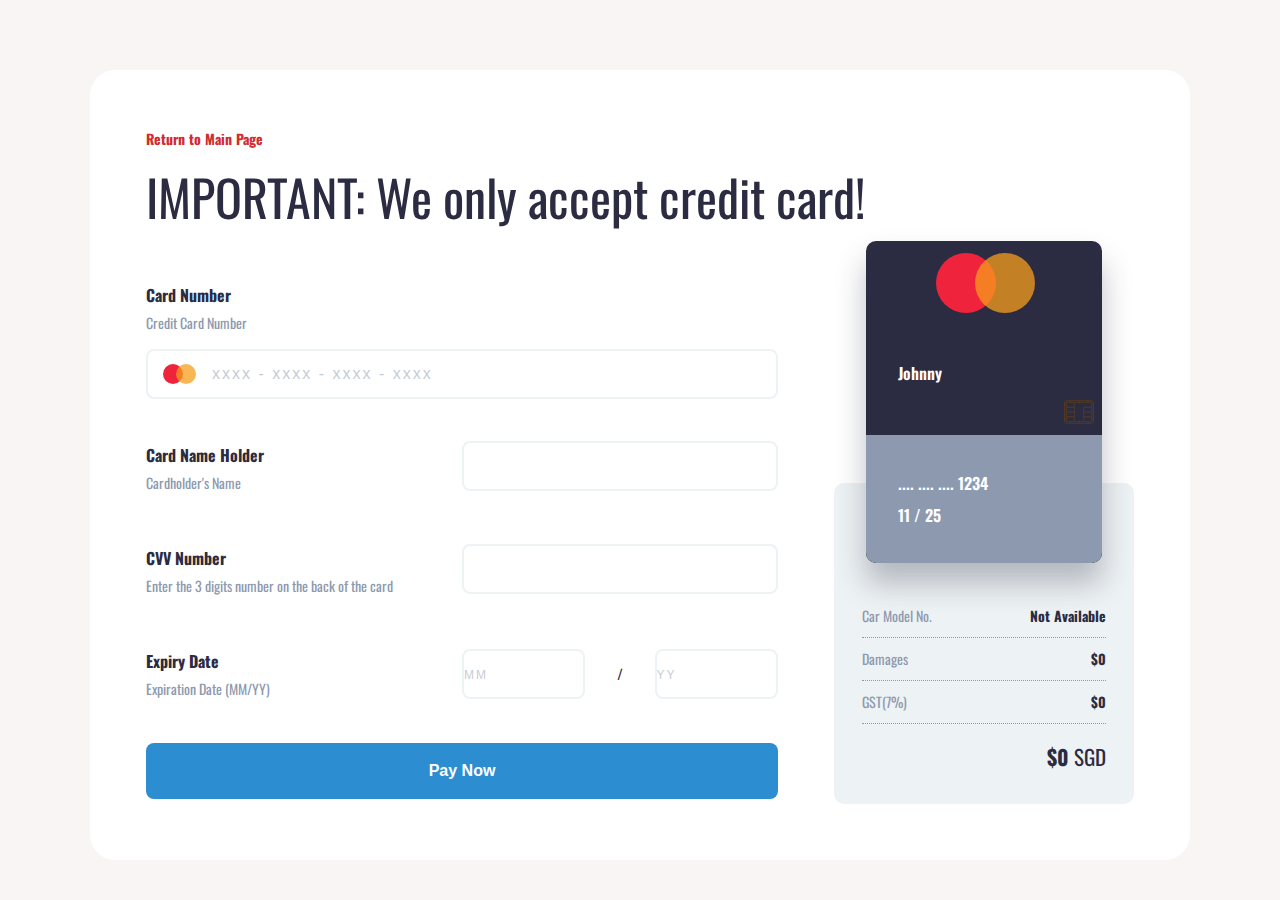
<file: Creditcard.html>
<html lang = "en">
    <head>
        <meta charset = "UTF-8">
        <meta http-equiv= "X-UA-Compatible" content = "IE=edge">
        <meta name = "viewport" content = "width=device-width, initial-scale = 1.0">
        <title> AZoom Car Rental Credit Card Website</title>

        <!--Link to CSS-->
        <link rel = "stylesheet" href = "style3.css">

    </head>

    <body>
        <div id="page" class="site">
            <div class="container">
                <div class="outer">
                    <div class ="return">
                        <a href="index.html"><strong>Return to Main Page</strong></a>
                    </div>
                    <div class = "header">    
                          <p>IMPORTANT: We only accept credit card!</p>
                    </div>
                <section class = "payment">
                    <div class="left">
                        <form action="" method = "post">
                            <div class="card-number"></div>
                                <p>Card Number</p>
                                <span>Credit Card Number</span>
                                <div class="card-number-box">
                                    <input type = "text" id = "credit-card" autocomplete="off" placeholder = "xxxx - xxxx - xxxx - xxxx">
                                    <span class = "cc-logo"></span>
                                </div>
                            <div class="card-holder">
                                <div class="text">
                                    <p>Card Name Holder</p>
                                    <span>Cardholder's Name</span> 
                                </div>
                                <div class="input">
                                    <input type="text" id = "card-name" autocomplete = "off" required>
                                </div>
                            </div> 
                            <div class="card-cvv">
                                <div class="text">
                                    <p>CVV Number</p>
                                    <span>Enter the 3 digits number on the back of the card</span>
                                </div>
                                <div class="input">
                                 <input type="number" data-maxlength="4" required oninput="this.value=this.value.slice(0,this,dataset,maxlength)">
                                </div>
                            </div>
                            <div class="card-expiration">
                            <div class="text">
                                <p>Expiry Date</p>
                                <span>Expiration Date (MM/YY)</span>
                            </div>                           
                            <div class="input">
                                <input type="number" id="exp-month" placeholder="MM" data-maxlength="2" required oninput="this.value=this.value.slice(0,this,dataset,maxlength)">
                                <strong>
                                    /
                                </strong>
                                <input type="number" id="exp-year" placeholder="YY" data-maxlength="2" required oninput="this.value=this.value.slice(0,this,dataset,maxlength)">
                            </div>
                            </div>
                            <button>Pay Now</button>
                        </form>
                    </div>
                    
                    <div class="right">
                        <div class="card-virtual">
                            <p class="cc-logo"></p>
                            <p class="name-holder"> Johnny</p>
                            <p class="chip">
                                <svg version="1.1" id="Capa_1" xmlns="http://www.w3.org/2000/svg" xmlns:xlink="http://www.w3.org/1999/xlink" x="0px" y="0px"
                                viewBox="0 0 511 511" style="enable-background:new 0 0 511 511;" xml:space="preserve">
                                <path d="M455.5,56h-400C24.897,56,0,80.897,0,111.5v288C0,430.103,24.897,455,55.5,455h400c30.603,0,55.5-24.897,55.5-55.5v-288
                               C511,80.897,486.103,56,455.5,56z M464,248H343v-56.5c0-4.687,3.813-8.5,8.5-8.5H464V248z M343,263h121v65H343V263z M479,223h17v65
                               h-17V223z M479,208v-65h17v65H479z M464,168H351.5c-12.958,0-23.5,10.542-23.5,23.5V408H183V103h272.5c4.687,0,8.5,3.813,8.5,8.5
                               V168z M168,248H47v-65h121V248z M32,288H15v-65h17V288z M47,263h121v65H47V263z M263,88V71h137v17H263z M248,88H111V71h137V88z
                                M168,103v65H47v-56.5c0-4.687,3.813-8.5,8.5-8.5H168z M32,208H15v-65h17V208z M15,303h17v65H15V303z M47,343h121v65H55.5
                               c-4.687,0-8.5-3.813-8.5-8.5V343z M248,423v17H111v-17H248z M263,423h137v17H263V423z M343,408v-65h121v56.5
                               c0,4.687-3.813,8.5-8.5,8.5H343z M479,303h17v65h-17V303z M496,111.5V128h-17v-16.5c0-12.958-10.542-23.5-23.5-23.5H415V71h40.5
                               C477.832,71,496,89.168,496,111.5z M55.5,71H96v17H55.5C42.542,88,32,98.542,32,111.5V128H15v-16.5C15,89.168,33.168,71,55.5,71z
                                M15,399.5V383h17v16.5c0,12.958,10.542,23.5,23.5,23.5H96v17H55.5C33.168,440,15,421.832,15,399.5z M455.5,440H415v-17h40.5
                               c12.958,0,23.5-10.542,23.5-23.5V383h17v16.5C496,421.832,477.832,440,455.5,440z"/>
                            </p>
                            <p class="highlight">
                                <span class = "last-digit" id="card-number">.... .... .... 1234 </span>
                                <span class = "expiry">
                                    <span class = "exp-month">11</span> / 
                                    <span class = "exp-year">25</span>
                                </span>
                            </p>
                        </div>
                        <div class="receipt">
                            <ul>
                                <li>
                                    <span>Car Model No.</span>
                                    <span>Not Available</span>
                                </li>
                                <li>
                                    <span>Damages</span>
                                    <span>$0</span>
                                </li>
                                <li>
                                    <span> GST(7%)</span>
                                    <span>$0</span>
                                </li>
                            </ul>
                            <div class="total">
                                <p class = "price"><strong>$0</strong> SGD</p>
                            </div>
                        </div>
                    </div>
                </section>
            </div>
        </div>
        </div>
        <script src = "main.js"></script>
    </body>
</html>
</file>
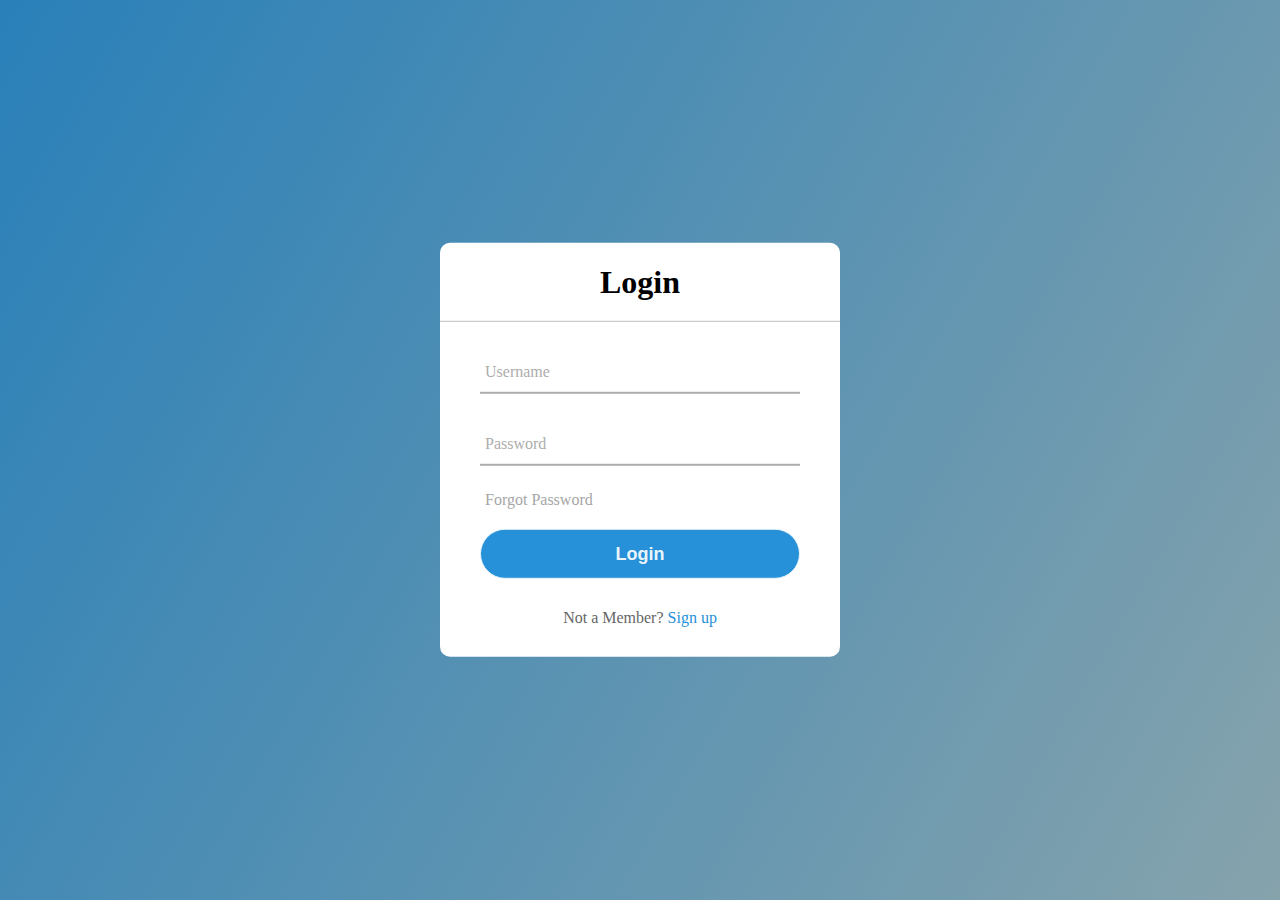
<file: Login.html>
<!DOCTYPE html>
<html lang = "en">
    <head>
        <meta charset = "UTF-8">
        <meta http-equiv= "X-UA-Compatible" content = "IE=edge">
        <meta name = "viewport" content = "width=device-width, initial-scale = 1.0">
        <title> AZoom Car Rental Login Website</title>

        <!--Link to CSS-->
        <link rel = "stylesheet" href = "style2.css">

    </head>

    <body>
    <div class = "center">
        <h1> Login </h1>
        <form action="index - Logged In.html" method = "post"> 
            <div class = "txt_field">
                <input type = "text" required>
                <label> Username </label>
            </div>
            <div class = "txt_field">
                <input type="password" required>
                <label> Password</label>
            </div>
            <div class = "pass"> Forgot Password</div>

            <input type = "submit" value = "Login">

            <div class = "signup_link">
                Not a Member? <a href = "Sign Up.html"> Sign up</a>
            </div>

        </form>
    </div>
</body>
</file>
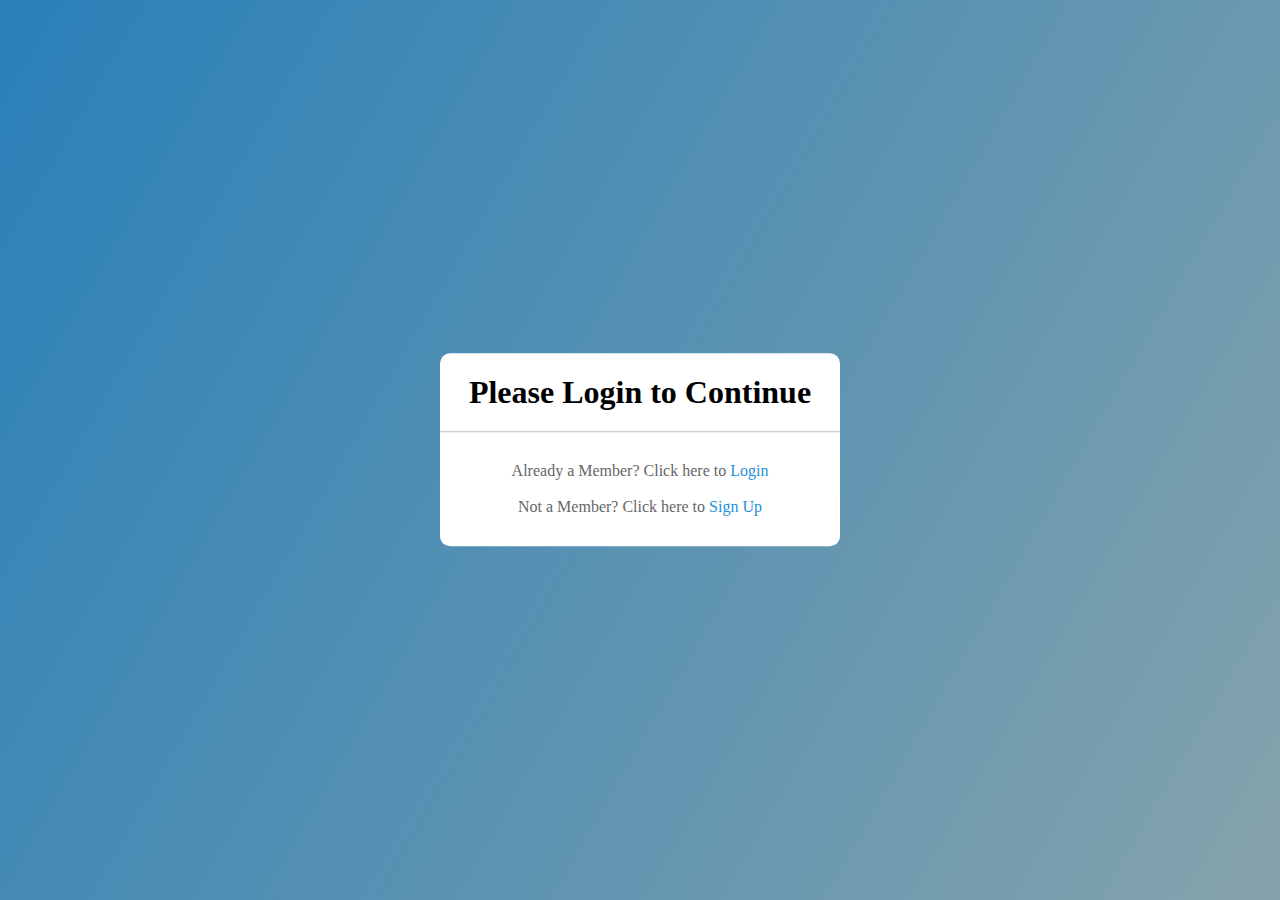
<file: Please Login.html>
<!DOCTYPE html>
<html lang = "en">
    <head>
        <meta charset = "UTF-8">
        <meta http-equiv= "X-UA-Compatible" content = "IE=edge">
        <meta name = "viewport" content = "width=device-width, initial-scale = 1.0">
        <title> AZoom Car Rental Login Website</title>

        <!--Link to CSS-->
        <link rel = "stylesheet" href = "style2.css">

    </head>

    <body>
    <div class = "center">
        <h1> Please Login to Continue </h1>
        <form action="Login.html" method = "post"> 
            <div class = "signup_link">
                Already a Member? Click here to <a href = "Login.html">Login</a> 
                <br>
                <br>
                Not a Member? Click here to <a href = "Sign Up.html">Sign Up</a>
            </div>

        </form>
    </div>
</body>
</file>
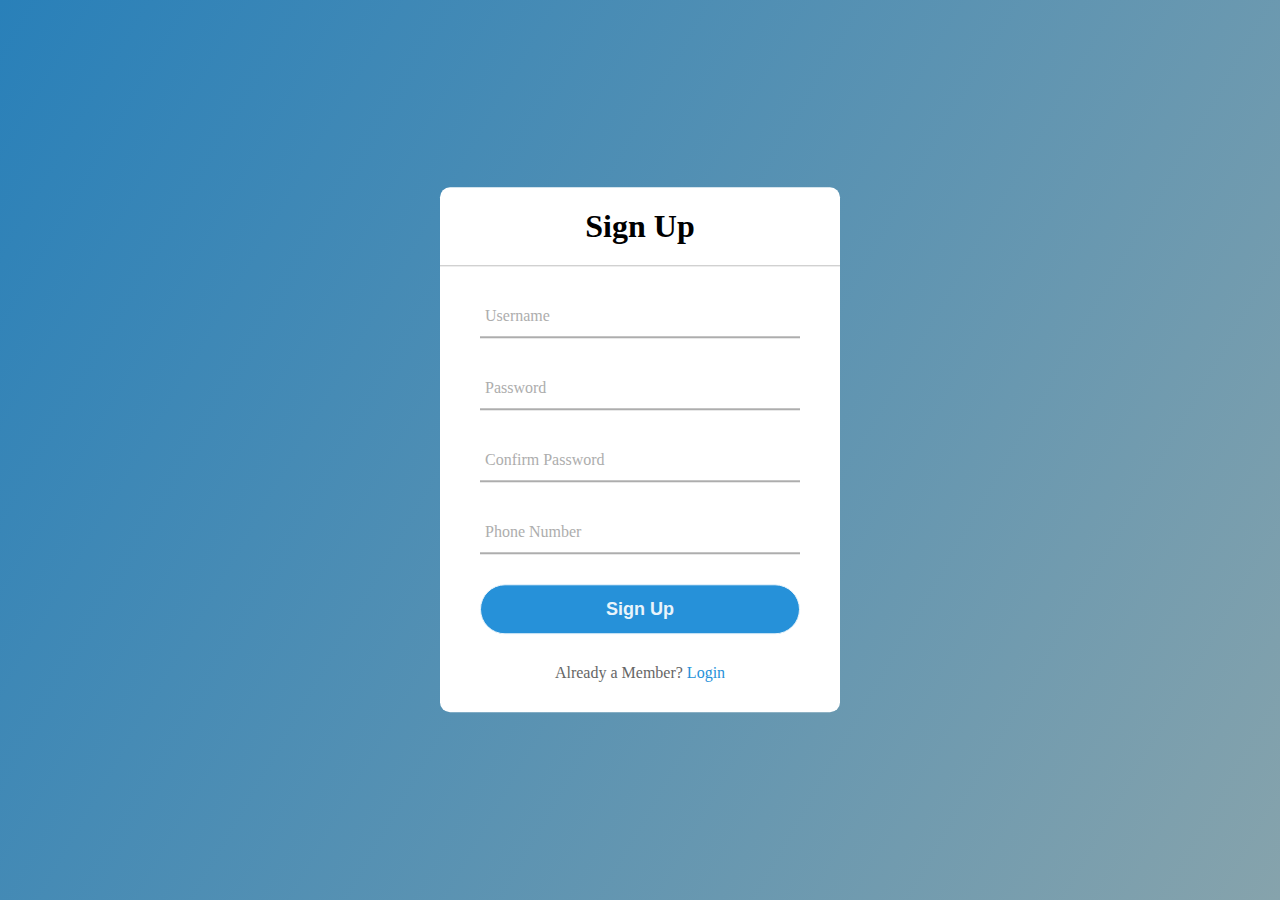
<file: Sign Up.html>
<!DOCTYPE html>
<html lang = "en">
    <head>
        <meta charset = "UTF-8">
        <meta http-equiv= "X-UA-Compatible" content = "IE=edge">
        <meta name = "viewport" content = "width=device-width, initial-scale = 1.0">
        <title> AZoom Car Rental Website</title>

        <!--Link to CSS-->
        <link rel = "stylesheet" href = "style2.css">

    </head>

    <body>
    <div class = "center">
        <h1> Sign Up </h1>
        <form action="Login.html" method = "post"> 
            <div class = "txt_field">
                <input type = "text" required>
                <label> Username </label>
            </div>
            <div class = "txt_field">
                <input type="password" required>
                <label> Password</label>
            </div>
            <div class = "txt_field">
                <input type="password" required>
                <label> Confirm Password</label>
            </div>
            <div class = "txt_field">
                <input type = "number" required>
                <label> Phone Number </label>
            </div>

            <input type = "submit" value = "Sign Up">

            <div class = "signup_link">
                Already a Member? <a href = "Login.html"> Login</a>
            </div>

        </form>
    </div>
</body>
</file>
<file: style3.css>
@import url('https://fonts.googleapis.com/css2?family=Oswald:wght@200;300;400;500;600;700&display=swap');

:root{
    --main-color: #2c8ed0;
    --main-lighter-color: #ef233c;
    --light-color: #8d99ae;
    --lighter-color: #edf2f4;
    --dark-color: #2b2b42;

    --font-smaller: 12px;
    --font-bigger: 16px;
}

*{
    margin: 0;
    padding: 0;
}

*,::before,::after{
    box-sizing: border-box;
}

html{
    scroll-behavior: smooth;
}

body{
    font-family: 'Oswald', sans-serif;
    font-size: 14px;
    font-weight: 400;
    line-height: 1.8;
    color: var(--dark-color);
    background-color: #f9f5f5;
}

a{
    text-decoration: none;
    color: inherit;
}

ul{
    list-style: none;
}

strong{
    font-weight: 800;
}

.container{
    max-width: 1100px;
    margin: 0 auto;
    padding: 0 lem;
}

.return{
    color:#d02c32;
}

.outer{
    margin-top: 5em;
    border-radius: 1.8em;
    padding: 4em 2em;
    background-color: #fff;
}

.header{
    display: flex;
    align-items: center;
    justify-content: space-between;
    font-size: 50px;
}


.payment, .payment :where(form>div:not(.card-number), .card-expiration .input){
    display: flex;
    align-items: center;
}

.payment{
    flex-direction: column-reverse;
    gap: 4em;
}

.payment form > div {
    margin-bottom: 2.5em;
    flex-direction: column;
    align-items: stretch;
}

.payment form > div:not(.card-number) > div {
    flex: 1 0 50%;
    margin: 0.5em 0;
}

.payment .left p {
    font-size: var(--font-bigger);
    font-weight: 700;
}

.payment .left span{
    color: var(--light-color)
}

.payment .left input{
    font-weight: 600;
    font-size: var(--font-bigger);
    padding: 0 lem;
    line-height: 46px;
    border-radius: 8px;
    width: 100%;
    border: 2px solid var(--lighter-color);
    outline-color: transparent;
    -webkit-transition: all .3s ease-out;
    transition: all .3s ease-out;
}

.payment .left input::placeholder{
    font-weight: 300;
    font-family: inherit;
    letter-spacing: 2px;
    color: var(--light-color);
    font-size: var(--font-smaller);
    opacity: .5;
}

.payment .left input:focus{
    outline-color: var(--main-lighter-color);
    background-color: var(--lighter-color);
}

.payment .card-number-box{
    position: relative;
    margin-top: 1em;
}

.payment .card-number-box input{
    padding: 0 4em;
}

.payment .card-number-box input::placeholder{
    font-size: inherit;
}

.payment form .cc-logo{
    position: absolute;
    top: 50%;
    left: 1.2em;
    margin-top: -10px;
}

.payment .cc-logo::before, .payment .cc-logo::after{
    content: '';
    position: relative;
    display: inline-block;
    width: 20px;
    height: 20px;
    border-radius: 50%;
    background-color: var(--main-lighter-color);
}

.payment .cc-logo::after{
    background-color: #f79e1c;
    margin-left: -7px;
    opacity: .75;
}

.payment .card-expiration .input{
    gap: 10%;
    text-align: center;
}

.payment form button{
    font-size: var(--font-bigger);
    font-weight: 600;
    border: 0;
    background-color: #2c8ed0;
    color: #fff;
    line-height: 56px;
    border-radius: 8px;
    width: 100%;
    cursor: pointer;
    -webkit-transition: all .3s ease-out;
    transition: all .3s ease-out;
}

.payment form button:hover{
    background-color: var(--main-color);
}

.payment .right{
    max-width: 300px;
    width: 100%;
}

.payment .card-virtual{
    position: relative;
    margin: 0 2em -5em;
    padding: 2em;
    line-height: 2em;
    font-size: var(--font-bigger);
    font-weight: 600;
    color: #fff;
    background-color: var(--dark-color);
    border-radius: 10px;
    box-shadow: rgb(43 45 66 / 30%) 0 20px 30px;
    z-index: 1;
    overflow: hidden;
}

.payment .card-virtual .cc-logo{
    position: relative;
    transform: scale(3);
    text-align: center;
}

.payment .card-virtual .name-holder{
    margin: 4em 0 0;
}

.payment .chip{
    display: flex;
    justify-content: end;
    align-items: center;
    margin: 0 -1.5em -1.5em;
    opacity: .5;
}

.payment .chip svg{
    width: 30px;
    fill: #7e4b00;
    margin-top: 0.5em;
}

.payment .card-virtual .highlight{
    position: relative;
    height: auto;
    margin: 2em -2em -2em;
    background-color: var(--light-color);
    border-radius: 0 0 10px 10px;
    padding: 2em;
    display: flex;
    flex-direction: column;
}

.payment .right .receipt{
    position: relative;
    padding: 8em 2em 2em;
    border-radius: 10px;
    background-color: var(--lighter-color);
}

.payment .right .receipt ul li{
    display: flex;
    justify-content: space-between;
    line-height: 3em;
    border-bottom: 1px dotted var(--light-color);
}

.payment .right .receipt ul li span:first-child{
    color: var(--light-color);
}

.payment .right .receipt ul li span:last-child{
    font-weight: 700;
}

.payment .right .receipt .total{
    text-align: right;
    margin-top: 1em;
}

.payment .receipt .total .price{
    font-size: 1.5em;
}

@media screen and (min-width: 576px){
    .outer {
        padding: 4em;
    }
    .payment form > div{
        flex-direction: row;
    }

    .payment form > div .text{
        padding-right: 1em;
    }
}

@media screen and (min-width: 992px){
    header{
        max-width: 70%;
        padding-right: 4em;
        margin-bottom: 0;
    }
    .payment{
        flex-direction: row;
        gap: 0;
    }
    .payment .left{
        flex: 1 0 65%;
        padding-right: 4em;
    }
    .payment .right{
        flex: 1 0 35%;
        align-self: flex-end;
    }
}
</file>
<file: style2.css>
@import url('https://fonts.googleapis.com/css2?family=Oswald:wght@200;300;400;500;600;700&display=swap');

body{
    margin: 0;
    padding: 0;
    font-family: montserrat;
    background: linear-gradient(120deg, #2980b9, #86a3ac);
    height: 100vh;
    overflow: hidden;
}

.center{
    position: absolute;
    top: 50%;
    left: 50%;
    transform: translate(-50%, -50%);
    width: 400px;
    background: white;
    border-radius: 10px;
}

.center h1{
    text-align:center;
    padding: 0 0 20px 0;
    border-bottom: 1px solid silver;
}

.center form{
    padding: 0 40px;
    box-sizing: border-box;
}

form .txt_field{
    position: relative;
    border-bottom: 2px solid #adadad;
    margin: 30px 0;
}

.txt_field input{
    width: 100%;
    padding: 0 5px;
    height: 40px;
    font-size: 16px;
    border: none;
    background: none;
    outline: none;
}

.txt_field label{
    position: absolute;
    top: 50%;
    left: 5px;
    color: #adadad;
    transform: translateY(-50%);
    font-size: 16px;
    pointer-events: none;
    transition: .5s;
}

.txt_field span::before{
    content: '';
    position: absolute;
    top: 40px;
    left: 0;
    width: 0%;
    height: 2px;
    background: #2691d9;
    transition: .5s;
}

.txt_field input:focus ~ label,
.txt_field input:valid ~ label{
    top: -5px;
    color: #2691d9;
}

.txt_field input:focus ~ span::before,
.txt_field input:valid ~ span::before{
    width: 100%;
}

.pass{
    margin: -5px 0 20px 5px;
    color: #a6a6a6;
    cursor: pointer;
}

.pass:hover{
    text-decoration: underline;
}

input[type="submit"]{
    width: 100%;
    height: 50px;
    border: 1px solid;
    background: #2691d9;
    border-radius: 25px;
    font-size: 18px;
    color: #e9f4fb;
    font-weight: 700;
    cursor: pointer;
    outline: none;
}

input[type="submit"]:hover{
    border-color: #2691d9;
    transition: .5;
}

.signup_link{
    margin: 30px 0;
    text-align: center;
    font-size: 16px;
    color: #666666;
}

.signup_link a{
    color: #2691d9;
    text-decoration: none;
}

.signup_link a:hover{
    text-decoration: underline;
}
</file>
